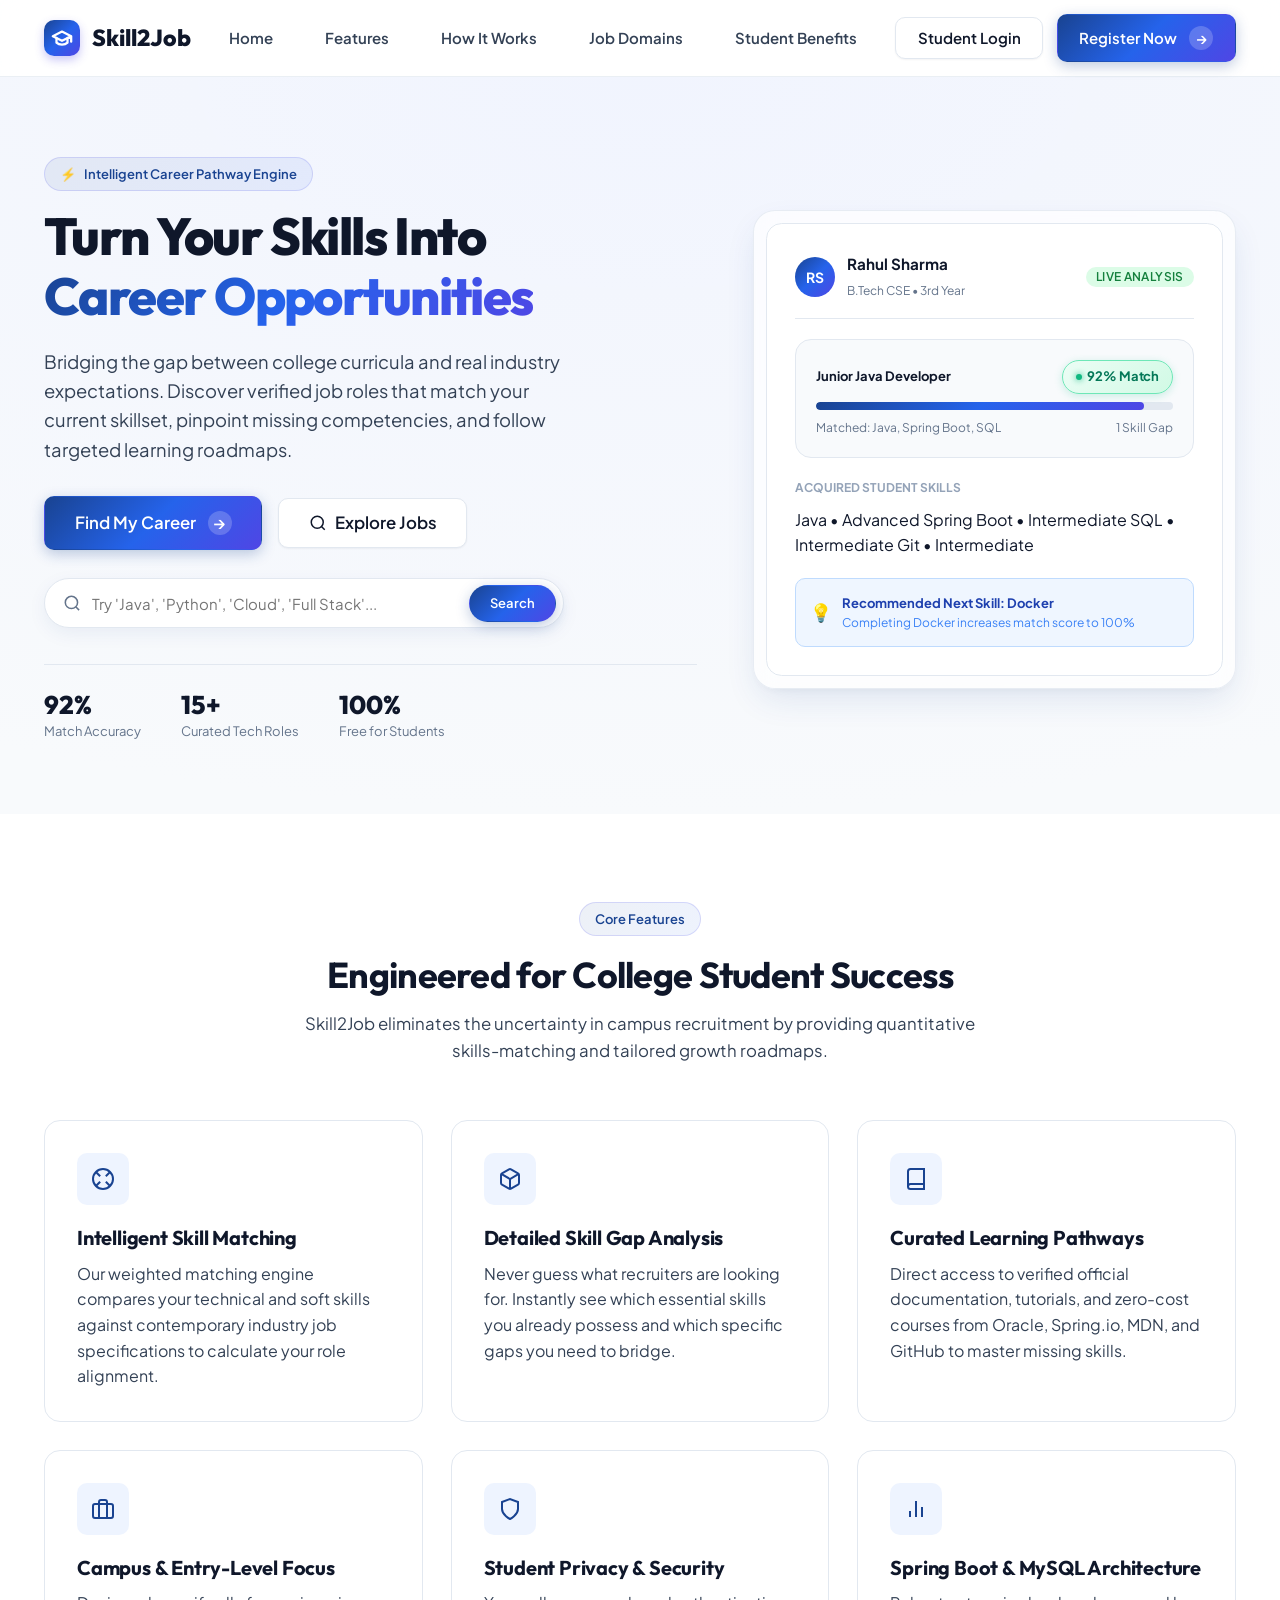
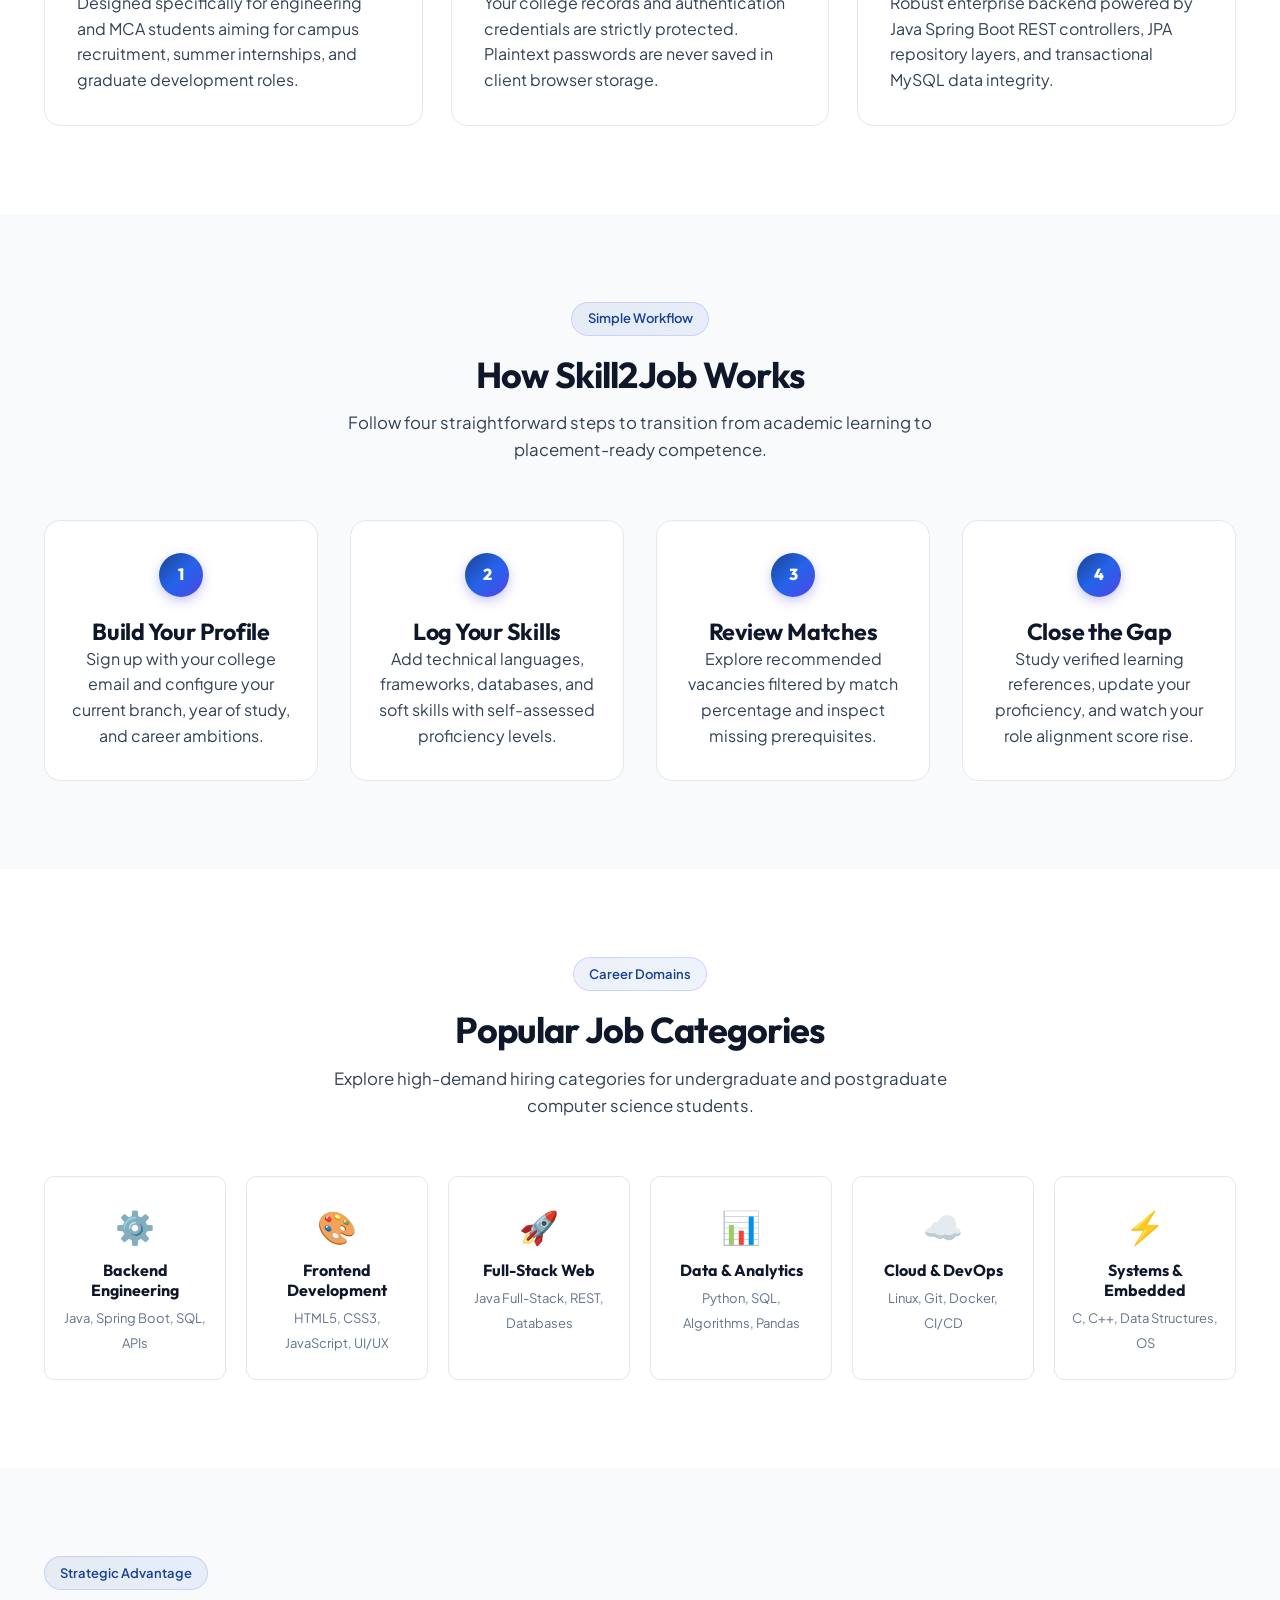
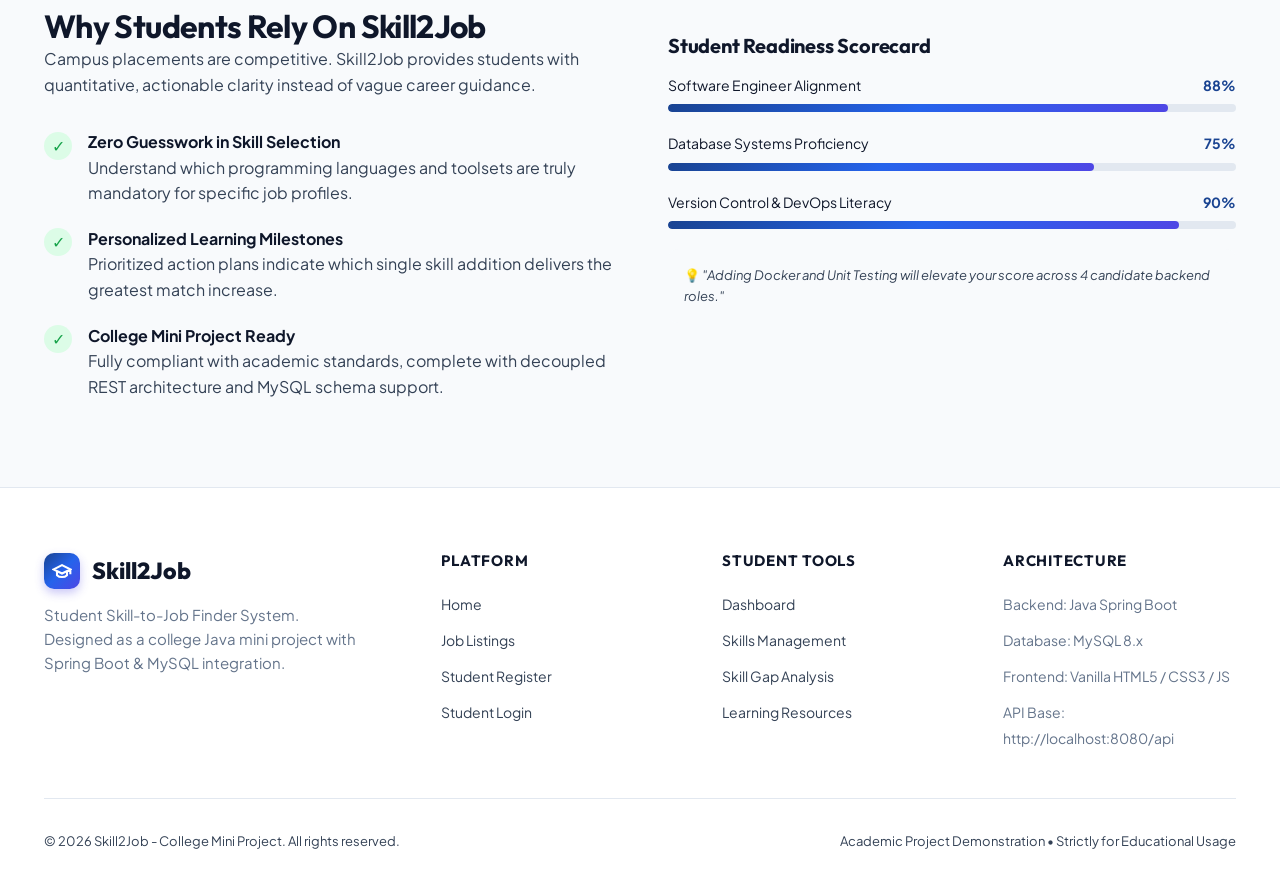
<file: frontend/index.html>
<!DOCTYPE html>
<html lang="en">
<head>
  <meta charset="UTF-8">
  <meta name="viewport" content="width=device-width, initial-scale=1.0">
  <title>Skill2Job - Turn Your Skills Into Career Opportunities</title>
  <meta name="description" content="AI-driven Student Skill-to-Job Finder System. Discover job roles matching your college skillset, analyze skill gaps, and access curated learning paths.">
  
  <!-- Stylesheets -->
  <link rel="stylesheet" href="css/style.css?v=3.2">
  <link rel="stylesheet" href="css/responsive.css?v=3.2">

  <style>
    /* Ensure mobile navigation drawer is strictly hidden on desktop */
    @media (min-width: 769px) {
      .mobile-nav {
        display: none !important;
      }
      .mobile-menu-btn {
        display: none !important;
      }
    }
  </style>
</head>
<body>

  <!-- Top Sticky Navigation -->
  <header class="site-header">
    <div class="container">
      <nav class="navbar" aria-label="Main Navigation">
        <a href="index.html" class="logo-brand">
          <div class="logo-icon">
            <svg width="22" height="22" viewBox="0 0 24 24" fill="none" stroke="currentColor" stroke-width="2.5" stroke-linecap="round" stroke-linejoin="round">
              <path d="M22 10v6M2 10l10-5 10 5-10 5z"/>
              <path d="M6 12v5c3 3 9 3 12 0v-5"/>
            </svg>
          </div>
          <span>Skill2Job</span>
        </a>

        <ul class="nav-links">
          <li><a href="#home" class="nav-link">Home</a></li>
          <li><a href="#features" class="nav-link">Features</a></li>
          <li><a href="#how-it-works" class="nav-link">How It Works</a></li>
          <li><a href="#categories" class="nav-link">Job Domains</a></li>
          <li><a href="#benefits" class="nav-link">Student Benefits</a></li>
        </ul>

        <div class="nav-actions">
          <a href="login.html" class="btn btn-secondary">Student Login</a>
          <a href="register.html" class="btn btn-primary">
            <span>Register Now</span>
            <span class="btn-trailing-icon">→</span>
          </a>
        </div>

        <!-- Mobile Menu Toggle Button -->
        <button id="mobile-menu-btn" class="mobile-menu-btn" aria-label="Toggle navigation menu" aria-expanded="false">
          <svg width="24" height="24" viewBox="0 0 24 24" fill="none" stroke="currentColor" stroke-width="2" stroke-linecap="round" stroke-linejoin="round">
            <line x1="3" y1="12" x2="21" y2="12"></line>
            <line x1="3" y1="6" x2="21" y2="6"></line>
            <line x1="3" y1="18" x2="21" y2="18"></line>
          </svg>
        </button>
      </nav>
    </div>

    <!-- Mobile Dropdown Navigation -->
    <div id="mobile-nav" class="mobile-nav">
      <ul class="mobile-nav-links">
        <li><a href="#home">Home</a></li>
        <li><a href="#features">Features</a></li>
        <li><a href="#how-it-works">How It Works</a></li>
        <li><a href="#categories">Job Domains</a></li>
        <li><a href="#benefits">Student Benefits</a></li>
      </ul>
      <div class="mobile-nav-actions">
        <a href="login.html" class="btn btn-secondary" style="width:100%;">Student Login</a>
        <a href="register.html" class="btn btn-primary" style="width:100%;">Register Free</a>
      </div>
    </div>
  </header>

  <!-- Hero Section -->
  <main id="home">
    <section class="hero-section">
      <div class="container">
        <div class="hero-grid">
          
          <!-- Hero Left Column -->
          <div class="hero-content">
            <div class="eyebrow-pill">
              <span>⚡</span>
              <span>Intelligent Career Pathway Engine</span>
            </div>

            <h1 class="hero-title">
              Turn Your Skills Into <br>
              <span class="gradient-text">Career Opportunities</span>
            </h1>

            <p class="hero-subtitle">
              Bridging the gap between college curricula and real industry expectations. Discover verified job roles that match your current skillset, pinpoint missing competencies, and follow targeted learning roadmaps.
            </p>

            <div class="hero-cta-group">
              <a href="register.html" class="btn btn-primary btn-lg pulse-glow">
                <span>Find My Career</span>
                <span class="btn-trailing-icon">→</span>
              </a>
              <a href="jobs.html" class="btn btn-secondary btn-lg">
                <svg width="18" height="18" viewBox="0 0 24 24" fill="none" stroke="currentColor" stroke-width="2">
                  <circle cx="11" cy="11" r="8"></circle>
                  <line x1="21" y1="21" x2="16.65" y2="16.65"></line>
                </svg>
                <span>Explore Jobs</span>
              </a>
            </div>

            <!-- 21st.dev Interactive Hero Search Explore Bar -->
            <form action="jobs.html" method="GET" class="hero-search-bar" role="search">
              <svg class="hero-search-bar-icon" viewBox="0 0 24 24" fill="none" stroke="currentColor" stroke-width="2">
                <circle cx="11" cy="11" r="8"></circle>
                <line x1="21" y1="21" x2="16.65" y2="16.65"></line>
              </svg>
              <input 
                type="text" 
                name="keyword" 
                placeholder="Try 'Java', 'Python', 'Cloud', 'Full Stack'..." 
                aria-label="Search job roles by skill"
              >
              <button type="submit" class="btn btn-primary btn-sm">
                <span>Search</span>
              </button>
            </form>

            <div class="hero-stats">
              <div class="hero-stat-item">
                <h4>92%</h4>
                <p>Match Accuracy</p>
              </div>
              <div class="hero-stat-item">
                <h4>15+</h4>
                <p>Curated Tech Roles</p>
              </div>
              <div class="hero-stat-item">
                <h4>100%</h4>
                <p>Free for Students</p>
              </div>
            </div>
          </div>

          <!-- Hero Right Column: Interactive Card Preview -->
          <div class="hero-visual">
            <div class="hero-preview-outer">
              <div class="hero-preview-inner">
                <div class="preview-header">
                  <div class="preview-student-chip">
                    <div class="avatar-initials">RS</div>
                    <div>
                      <strong style="display:block; font-size:0.95rem;">Rahul Sharma</strong>
                      <span style="font-size:0.75rem; color:var(--text-muted);">B.Tech CSE &bull; 3rd Year</span>
                    </div>
                  </div>
                  <span class="badge badge-success">Live Analysis</span>
                </div>

                <!-- Match Snapshot -->
                <div class="preview-match-card">
                  <div style="display:flex; justify-content:space-between; align-items:center;">
                    <span style="font-size:0.8125rem; font-weight:700; color:var(--text-primary);">Junior Java Developer</span>
                    <span class="match-badge match-high">92% Match</span>
                  </div>
                  <div class="match-bar-track">
                    <div class="match-bar-fill" style="width: 92%;"></div>
                  </div>
                  <div style="display:flex; justify-content:space-between; font-size:0.75rem; color:var(--text-muted);">
                    <span>Matched: Java, Spring Boot, SQL</span>
                    <span>1 Skill Gap</span>
                  </div>
                </div>

                <!-- Verified Skills Chips -->
                <div style="margin-top:1.25rem;">
                  <span style="display:block; font-size:0.75rem; text-transform:uppercase; font-weight:700; color:var(--text-light); margin-bottom:0.6rem;">Acquired Student Skills</span>
                  <div class="skill-tags-list">
                    <span class="skill-tag skill-tag-matched">Java &bull; Advanced</span>
                    <span class="skill-tag skill-tag-matched">Spring Boot &bull; Intermediate</span>
                    <span class="skill-tag skill-tag-matched">SQL &bull; Intermediate</span>
                    <span class="skill-tag skill-tag-matched">Git &bull; Intermediate</span>
                  </div>
                </div>

                <!-- Suggested Bridge Step -->
                <div style="margin-top:1.25rem; background:#eff6ff; border:1px solid #bfdbfe; border-radius:var(--radius-md); padding:0.85rem; font-size:0.8125rem; color:#1e40af; display:flex; align-items:center; gap:0.65rem;">
                  <span style="font-size:1.1rem;">💡</span>
                  <div>
                    <strong>Recommended Next Skill: Docker</strong>
                    <div style="font-size:0.75rem; color:#3b82f6;">Completing Docker increases match score to 100%</div>
                  </div>
                </div>

              </div>
            </div>
          </div>

        </div>
      </div>
    </section>

    <!-- Features Section -->
    <section id="features" class="section section-alt">
      <div class="container">
        <div class="section-header">
          <div class="eyebrow-pill">Core Features</div>
          <h2>Engineered for College Student Success</h2>
          <p>Skill2Job eliminates the uncertainty in campus recruitment by providing quantitative skills-matching and tailored growth roadmaps.</p>
        </div>

        <div class="features-grid">
          
          <div class="feature-card">
            <div class="feature-icon-wrapper">
              <svg width="24" height="24" viewBox="0 0 24 24" fill="none" stroke="currentColor" stroke-width="2">
                <circle cx="12" cy="12" r="10"></circle>
                <path d="m4.93 4.93 4.24 4.24"></path>
                <path d="m14.83 9.17 4.24-4.24"></path>
                <path d="m14.83 14.83 4.24 4.24"></path>
                <path d="m9.17 14.83-4.24 4.24"></path>
              </svg>
            </div>
            <h3>Intelligent Skill Matching</h3>
            <p>Our weighted matching engine compares your technical and soft skills against contemporary industry job specifications to calculate your role alignment.</p>
          </div>

          <div class="feature-card">
            <div class="feature-icon-wrapper">
              <svg width="24" height="24" viewBox="0 0 24 24" fill="none" stroke="currentColor" stroke-width="2">
                <path d="M21 16V8a2 2 0 0 0-1-1.73l-7-4a2 2 0 0 0-2 0l-7 4A2 2 0 0 0 3 8v8a2 2 0 0 0 1 1.73l7 4a2 2 0 0 0 2 0l7-4A2 2 0 0 0 21 16z"></path>
                <polyline points="3.27 6.96 12 12.01 20.73 6.96"></polyline>
                <line x1="12" y1="22.08" x2="12" y2="12"></line>
              </svg>
            </div>
            <h3>Detailed Skill Gap Analysis</h3>
            <p>Never guess what recruiters are looking for. Instantly see which essential skills you already possess and which specific gaps you need to bridge.</p>
          </div>

          <div class="feature-card">
            <div class="feature-icon-wrapper">
              <svg width="24" height="24" viewBox="0 0 24 24" fill="none" stroke="currentColor" stroke-width="2">
                <path d="M4 19.5A2.5 2.5 0 0 1 6.5 17H20"></path>
                <path d="M6.5 2H20v20H6.5A2.5 2.5 0 0 1 4 19.5v-15A2.5 2.5 0 0 1 6.5 2z"></path>
              </svg>
            </div>
            <h3>Curated Learning Pathways</h3>
            <p>Direct access to verified official documentation, tutorials, and zero-cost courses from Oracle, Spring.io, MDN, and GitHub to master missing skills.</p>
          </div>

          <div class="feature-card">
            <div class="feature-icon-wrapper">
              <svg width="24" height="24" viewBox="0 0 24 24" fill="none" stroke="currentColor" stroke-width="2">
                <rect x="2" y="7" width="20" height="14" rx="2" ry="2"></rect>
                <path d="M16 21V5a2 2 0 0 0-2-2h-4a2 2 0 0 0-2 2v16"></path>
              </svg>
            </div>
            <h3>Campus & Entry-Level Focus</h3>
            <p>Designed specifically for engineering and MCA students aiming for campus recruitment, summer internships, and graduate development roles.</p>
          </div>

          <div class="feature-card">
            <div class="feature-icon-wrapper">
              <svg width="24" height="24" viewBox="0 0 24 24" fill="none" stroke="currentColor" stroke-width="2">
                <path d="M12 22s8-4 8-10V5l-8-3-8 3v7c0 6 8 10 8 10z"></path>
              </svg>
            </div>
            <h3>Student Privacy & Security</h3>
            <p>Your college records and authentication credentials are strictly protected. Plaintext passwords are never saved in client browser storage.</p>
          </div>

          <div class="feature-card">
            <div class="feature-icon-wrapper">
              <svg width="24" height="24" viewBox="0 0 24 24" fill="none" stroke="currentColor" stroke-width="2">
                <line x1="18" y1="20" x2="18" y2="10"></line>
                <line x1="12" y1="20" x2="12" y2="4"></line>
                <line x1="6" y1="20" x2="6" y2="14"></line>
              </svg>
            </div>
            <h3>Spring Boot & MySQL Architecture</h3>
            <p>Robust enterprise backend powered by Java Spring Boot REST controllers, JPA repository layers, and transactional MySQL data integrity.</p>
          </div>

        </div>
      </div>
    </section>

    <!-- How It Works Section -->
    <section id="how-it-works" class="section">
      <div class="container">
        <div class="section-header">
          <div class="eyebrow-pill">Simple Workflow</div>
          <h2>How Skill2Job Works</h2>
          <p>Follow four straightforward steps to transition from academic learning to placement-ready competence.</p>
        </div>

        <div class="steps-grid">
          
          <div class="step-card">
            <div class="step-number">1</div>
            <h3>Build Your Profile</h3>
            <p>Sign up with your college email and configure your current branch, year of study, and career ambitions.</p>
          </div>

          <div class="step-card">
            <div class="step-number">2</div>
            <h3>Log Your Skills</h3>
            <p>Add technical languages, frameworks, databases, and soft skills with self-assessed proficiency levels.</p>
          </div>

          <div class="step-card">
            <div class="step-number">3</div>
            <h3>Review Matches</h3>
            <p>Explore recommended vacancies filtered by match percentage and inspect missing prerequisites.</p>
          </div>

          <div class="step-card">
            <div class="step-number">4</div>
            <h3>Close the Gap</h3>
            <p>Study verified learning references, update your proficiency, and watch your role alignment score rise.</p>
          </div>

        </div>
      </div>
    </section>

    <!-- Popular Job Categories Section -->
    <section id="categories" class="section section-alt">
      <div class="container">
        <div class="section-header">
          <div class="eyebrow-pill">Career Domains</div>
          <h2>Popular Job Categories</h2>
          <p>Explore high-demand hiring categories for undergraduate and postgraduate computer science students.</p>
        </div>

        <div class="categories-grid">
          
          <a href="jobs.html?cat=Backend" class="category-card">
            <div class="cat-icon">⚙️</div>
            <h4>Backend Engineering</h4>
            <span>Java, Spring Boot, SQL, APIs</span>
          </a>

          <a href="jobs.html?cat=Frontend" class="category-card">
            <div class="cat-icon">🎨</div>
            <h4>Frontend Development</h4>
            <span>HTML5, CSS3, JavaScript, UI/UX</span>
          </a>

          <a href="jobs.html?cat=Full+Stack" class="category-card">
            <div class="cat-icon">🚀</div>
            <h4>Full-Stack Web</h4>
            <span>Java Full-Stack, REST, Databases</span>
          </a>

          <a href="jobs.html?cat=Data+Science" class="category-card">
            <div class="cat-icon">📊</div>
            <h4>Data & Analytics</h4>
            <span>Python, SQL, Algorithms, Pandas</span>
          </a>

          <a href="jobs.html?cat=DevOps" class="category-card">
            <div class="cat-icon">☁️</div>
            <h4>Cloud & DevOps</h4>
            <span>Linux, Git, Docker, CI/CD</span>
          </a>

          <a href="jobs.html?cat=Systems" class="category-card">
            <div class="cat-icon">⚡</div>
            <h4>Systems & Embedded</h4>
            <span>C, C++, Data Structures, OS</span>
          </a>

        </div>
      </div>
    </section>

    <!-- Benefits for Students Section -->
    <section id="benefits" class="section">
      <div class="container">
        <div class="benefits-split">
          
          <div>
            <div class="eyebrow-pill">Strategic Advantage</div>
            <h2>Why Students Rely On Skill2Job</h2>
            <p style="margin-bottom:2rem;">Campus placements are competitive. Skill2Job provides students with quantitative, actionable clarity instead of vague career guidance.</p>

            <ul class="benefit-list">
              <li class="benefit-item">
                <div class="benefit-check">✓</div>
                <div>
                  <strong>Zero Guesswork in Skill Selection</strong>
                  <p>Understand which programming languages and toolsets are truly mandatory for specific job profiles.</p>
                </div>
              </li>
              <li class="benefit-item">
                <div class="benefit-check">✓</div>
                <div>
                  <strong>Personalized Learning Milestones</strong>
                  <p>Prioritized action plans indicate which single skill addition delivers the greatest match increase.</p>
                </div>
              </li>
              <li class="benefit-item">
                <div class="benefit-check">✓</div>
                <div>
                  <strong>College Mini Project Ready</strong>
                  <p>Fully compliant with academic standards, complete with decoupled REST architecture and MySQL schema support.</p>
                </div>
              </li>
            </ul>
          </div>

          <!-- Visual Demonstration Card -->
          <div>
            <div class="card-bezel-outer">
              <div class="card-bezel-inner">
                <h3 style="margin-bottom:1rem; font-size:1.25rem;">Student Readiness Scorecard</h3>
                
                <div style="margin-bottom:1.25rem;">
                  <div style="display:flex; justify-content:space-between; font-size:0.875rem; margin-bottom:0.35rem;">
                    <span>Software Engineer Alignment</span>
                    <strong style="color:var(--primary);">88%</strong>
                  </div>
                  <div class="match-bar-track"><div class="match-bar-fill" style="width:88%;"></div></div>
                </div>

                <div style="margin-bottom:1.25rem;">
                  <div style="display:flex; justify-content:space-between; font-size:0.875rem; margin-bottom:0.35rem;">
                    <span>Database Systems Proficiency</span>
                    <strong style="color:var(--primary);">75%</strong>
                  </div>
                  <div class="match-bar-track"><div class="match-bar-fill" style="width:75%;"></div></div>
                </div>

                <div style="margin-bottom:1.25rem;">
                  <div style="display:flex; justify-content:space-between; font-size:0.875rem; margin-bottom:0.35rem;">
                    <span>Version Control & DevOps Literacy</span>
                    <strong style="color:var(--primary);">90%</strong>
                  </div>
                  <div class="match-bar-track"><div class="match-bar-fill" style="width:90%;"></div></div>
                </div>

                <div style="padding:1rem; background:var(--bg-main); border-radius:var(--radius-md); font-size:0.8125rem; color:var(--text-secondary);">
                  💡 <em>"Adding Docker and Unit Testing will elevate your score across 4 candidate backend roles."</em>
                </div>
              </div>
            </div>
          </div>

        </div>
      </div>
    </section>
  </main>

  <!-- Site Footer -->
  <footer class="site-footer">
    <div class="container">
      <div class="footer-grid">
        
        <div class="footer-brand">
          <a href="index.html" class="logo-brand">
            <div class="logo-icon">
              <svg width="20" height="20" viewBox="0 0 24 24" fill="none" stroke="currentColor" stroke-width="2.5">
                <path d="M22 10v6M2 10l10-5 10 5-10 5z"/>
                <path d="M6 12v5c3 3 9 3 12 0v-5"/>
              </svg>
            </div>
            <span>Skill2Job</span>
          </a>
          <p>Student Skill-to-Job Finder System. Designed as a college Java mini project with Spring Boot & MySQL integration.</p>
        </div>

        <div class="footer-col">
          <h5>Platform</h5>
          <ul class="footer-links">
            <li><a href="index.html">Home</a></li>
            <li><a href="jobs.html">Job Listings</a></li>
            <li><a href="register.html">Student Register</a></li>
            <li><a href="login.html">Student Login</a></li>
          </ul>
        </div>

        <div class="footer-col">
          <h5>Student Tools</h5>
          <ul class="footer-links">
            <li><a href="dashboard.html">Dashboard</a></li>
            <li><a href="skills.html">Skills Management</a></li>
            <li><a href="skill-gap.html">Skill Gap Analysis</a></li>
            <li><a href="learning-resources.html">Learning Resources</a></li>
          </ul>
        </div>

        <div class="footer-col">
          <h5>Architecture</h5>
          <ul class="footer-links">
            <li><span style="color:var(--text-muted); font-size:0.875rem;">Backend: Java Spring Boot</span></li>
            <li><span style="color:var(--text-muted); font-size:0.875rem;">Database: MySQL 8.x</span></li>
            <li><span style="color:var(--text-muted); font-size:0.875rem;">Frontend: Vanilla HTML5 / CSS3 / JS</span></li>
            <li><span style="color:var(--text-muted); font-size:0.875rem;">API Base: http://localhost:8080/api</span></li>
          </ul>
        </div>

      </div>

      <div class="footer-bottom">
        <p>&copy; 2026 Skill2Job - College Mini Project. All rights reserved.</p>
        <p>Academic Project Demonstration &bull; Strictly for Educational Usage</p>
      </div>
    </div>
  </footer>

  <!-- Scripts -->
  <script src="js/config.js?v=3.2"></script>
  <script src="js/auth.js?v=3.2"></script>
  <script src="js/main.js?v=3.2"></script>
</body>
</html>
</file>
<file: frontend/css/style.css>
/* ==========================================================================
   Skill2Job - Core Design System & Landing Page Styles
   Clean SaaS Architecture: White/Light-Gray Backgrounds + Blue/Purple Accents
   ========================================================================== */

@import url('https://fonts.googleapis.com/css2?family=Plus+Jakarta+Sans:wght@300;400;500;600;700;800&family=Outfit:wght@400;500;600;700&display=swap');

:root {
  /* 21st.dev Harbor Blue + Vibrant SaaS Palette */
  --bg-main: #f8fafc;
  --bg-surface: #ffffff;
  --bg-subtle: #f1f5f9;
  --bg-muted: #e2e8f0;

  /* Primary & Accent Branding */
  --primary: #194391;
  --primary-hover: #123473;
  --primary-light: #eef4ff;
  --accent-blue: #2563eb;
  --accent-indigo: #4f46e5;
  --accent-purple: #7c3aed;
  --accent-emerald: #059669;
  --accent-teal: #0d9488;
  --accent-amber: #d97706;
  --accent-rose: #e11d48;

  /* Vibrant Gradients */
  --accent-gradient: linear-gradient(135deg, #194391 0%, #2563eb 50%, #4f46e5 100%);
  --accent-gradient-purple: linear-gradient(135deg, #4f46e5 0%, #7c3aed 50%, #ec4899 100%);
  --accent-gradient-emerald: linear-gradient(135deg, #059669 0%, #10b981 50%, #14b8a6 100%);
  --accent-gradient-amber: linear-gradient(135deg, #d97706 0%, #f59e0b 50%, #fbbf24 100%);
  --accent-gradient-soft: linear-gradient(135deg, rgba(25, 67, 145, 0.08) 0%, rgba(37, 99, 235, 0.08) 100%);
  --glass-bg: rgba(255, 255, 255, 0.85);

  /* Text Colors */
  --text-primary: #0f172a;
  --text-secondary: #334155;
  --text-muted: #64748b;
  --text-light: #94a3b8;
  --text-white: #ffffff;

  /* Borders & Shadows */
  --border-color: #e2e8f0;
  --border-subtle: #edf2f7;
  --border-focus: #2563eb;
  --shadow-xs: 0 1px 2px 0 rgba(15, 23, 42, 0.05);
  --shadow-sm: 0 1px 3px 0 rgba(15, 23, 42, 0.06), 0 1px 2px -1px rgba(15, 23, 42, 0.04);
  --shadow-md: 0 4px 14px -2px rgba(15, 23, 42, 0.08), 0 2px 6px -2px rgba(15, 23, 42, 0.04);
  --shadow-lg: 0 14px 34px -6px rgba(25, 67, 145, 0.12), 0 4px 12px -4px rgba(15, 23, 42, 0.05);
  --shadow-xl: 0 20px 40px -8px rgba(37, 99, 235, 0.2);
  --shadow-glow: 0 0 25px rgba(37, 99, 235, 0.25);
  --shadow-glow-emerald: 0 0 20px rgba(16, 185, 129, 0.25);

  /* Radius */
  --radius-sm: 6px;
  --radius-md: 10px;
  --radius-lg: 16px;
  --radius-xl: 22px;
  --radius-full: 9999px;

  /* Typography */
  --font-sans: 'Plus Jakarta Sans', -apple-system, BlinkMacSystemFont, "Segoe UI", Roboto, sans-serif;
  --font-heading: 'Outfit', 'Plus Jakarta Sans', sans-serif;

  /* Transitions & Animation Timing */
  --transition: all 0.22s cubic-bezier(0.16, 1, 0.3, 1);
  --transition-spring: all 0.35s cubic-bezier(0.34, 1.56, 0.64, 1);
}

/* Base Reset & Box Sizing */
*, *::before, *::after {
  box-sizing: border-box;
  margin: 0;
  padding: 0;
}

html {
  font-size: 16px;
  scroll-behavior: smooth;
}

body {
  font-family: var(--font-sans);
  background-color: var(--bg-main);
  color: var(--text-primary);
  line-height: 1.6;
  -webkit-font-smoothing: antialiased;
  -moz-osx-font-smoothing: grayscale;
  min-height: 100vh;
  display: flex;
  flex-direction: column;
}

a {
  color: var(--primary);
  text-decoration: none;
  transition: var(--transition);
}

a:hover {
  color: var(--primary-hover);
}

img, svg {
  vertical-align: middle;
}

/* Typography Hierarchy */
h1, h2, h3, h4, h5, h6 {
  font-family: var(--font-heading);
  color: var(--text-primary);
  font-weight: 700;
  line-height: 1.25;
}

h1 { font-size: 2.75rem; letter-spacing: -0.03em; }
h2 { font-size: 2rem; letter-spacing: -0.02em; }
h3 { font-size: 1.45rem; letter-spacing: -0.01em; }
h4 { font-size: 1.15rem; }

p {
  color: var(--text-secondary);
}

/* Container */
.container {
  width: 100%;
  max-width: 1240px;
  margin: 0 auto;
  padding: 0 1.5rem;
}

/* ==========================================================================
   Buttons & Interactive Elements (with Tactile Click Animation)
   ========================================================================== */
.btn {
  display: inline-flex;
  align-items: center;
  justify-content: center;
  gap: 0.5rem;
  font-family: var(--font-sans);
  font-size: 0.9375rem;
  font-weight: 600;
  padding: 0.6875rem 1.35rem;
  border-radius: var(--radius-md);
  border: 1px solid transparent;
  cursor: pointer;
  transition: var(--transition-spring);
  text-decoration: none;
  line-height: 1.2;
  position: relative;
  overflow: hidden;
  user-select: none;
  -webkit-tap-highlight-color: transparent;
}

/* Button Click Animation (Spring bounce & Scale) */
.btn:active {
  transform: scale(0.95) !important;
  box-shadow: 0 2px 6px rgba(0, 0, 0, 0.1) !important;
}

.btn:focus-visible {
  outline: 2px solid var(--border-focus);
  outline-offset: 2px;
}

/* Dynamic Click Ripple */
.click-ripple {
  position: absolute;
  border-radius: 50%;
  background: rgba(255, 255, 255, 0.45);
  transform: scale(0);
  animation: rippleAnim 0.55s cubic-bezier(0.16, 1, 0.3, 1) forwards;
  pointer-events: none;
}

.btn-secondary .click-ripple, 
.sidebar-link .click-ripple, 
.category-card .click-ripple {
  background: rgba(25, 67, 145, 0.18);
}

@keyframes rippleAnim {
  to {
    transform: scale(2.6);
    opacity: 0;
  }
}

.btn-primary {
  background: var(--accent-gradient);
  color: var(--text-white);
  box-shadow: 0 4px 14px rgba(25, 67, 145, 0.28);
}

.btn-primary:hover {
  color: var(--text-white);
  box-shadow: 0 8px 24px rgba(37, 99, 235, 0.4);
  transform: translateY(-2px);
}

.btn-emerald {
  background: var(--accent-gradient-emerald);
  color: #ffffff;
  box-shadow: 0 4px 14px rgba(5, 150, 105, 0.3);
}

.btn-emerald:hover {
  color: #ffffff;
  box-shadow: 0 8px 22px rgba(16, 185, 129, 0.42);
  transform: translateY(-2px);
}

.btn-purple {
  background: var(--accent-gradient-purple);
  color: #ffffff;
  box-shadow: 0 4px 14px rgba(124, 58, 237, 0.3);
}

.btn-purple:hover {
  color: #ffffff;
  box-shadow: 0 8px 22px rgba(124, 58, 237, 0.42);
  transform: translateY(-2px);
}

.btn-secondary {
  background: var(--bg-surface);
  color: var(--text-primary);
  border-color: var(--border-color);
  box-shadow: var(--shadow-xs);
}

.btn-secondary:hover {
  background: var(--bg-subtle);
  border-color: #cbd5e1;
  color: var(--primary);
  transform: translateY(-1px);
  box-shadow: var(--shadow-sm);
}

.btn-outline {
  background: transparent;
  color: var(--primary);
  border-color: var(--primary);
}

.btn-outline:hover {
  background: var(--primary-light);
  transform: translateY(-1px);
}

.btn-sm {
  font-size: 0.8125rem;
  padding: 0.45rem 0.875rem;
  border-radius: var(--radius-sm);
}

.btn-lg {
  font-size: 1.05rem;
  padding: 0.875rem 1.85rem;
  border-radius: var(--radius-md);
}

.btn-icon {
  width: 2.5rem;
  height: 2.5rem;
  padding: 0;
  border-radius: var(--radius-md);
}

/* Subtle Pulse Glow for Key Primary CTAs */
.pulse-glow {
  animation: pulseButton 2.4s infinite;
}

@keyframes pulseButton {
  0% { box-shadow: 0 0 0 0 rgba(37, 99, 235, 0.45); }
  70% { box-shadow: 0 0 0 10px rgba(37, 99, 235, 0); }
  100% { box-shadow: 0 0 0 0 rgba(37, 99, 235, 0); }
}

.btn[disabled], .btn:disabled {
  opacity: 0.6;
  cursor: not-allowed;
  pointer-events: none;
}

/* Spinner inside button */
.btn .spinner {
  width: 1.1rem;
  height: 1.1rem;
  border: 2px solid rgba(255, 255, 255, 0.3);
  border-radius: 50%;
  border-top-color: #fff;
  animation: spin 0.75s infinite linear;
}

@keyframes spin {
  to { transform: rotate(360deg); }
}

/* Trailing circle icon on button */
.btn-trailing-icon {
  display: inline-flex;
  align-items: center;
  justify-content: center;
  width: 1.5rem;
  height: 1.5rem;
  background: rgba(255, 255, 255, 0.2);
  border-radius: 50%;
  margin-left: 0.25rem;
  transition: transform 0.2s ease;
}

.btn:hover .btn-trailing-icon {
  transform: translateX(2px);
}

/* ==========================================================================
   Badges, Pills & Indicators
   ========================================================================== */
.badge {
  display: inline-flex;
  align-items: center;
  gap: 0.35rem;
  font-size: 0.75rem;
  font-weight: 600;
  padding: 0.25rem 0.65rem;
  border-radius: var(--radius-full);
  line-height: 1;
  text-transform: uppercase;
  letter-spacing: 0.03em;
}

.badge-primary { background: #eef2ff; color: #4338ca; }
.badge-blue { background: #dbeafe; color: #1d4ed8; }
.badge-purple { background: #f3e8ff; color: #7e22ce; }
.badge-success { background: #dcfce7; color: #15803d; }
.badge-warning { background: #fef3c7; color: #b45309; }
.badge-danger { background: #fee2e2; color: #b91c1c; }
.badge-neutral { background: #f1f5f9; color: #475569; }

/* Eyebrow Pill */
.eyebrow-pill {
  display: inline-flex;
  align-items: center;
  gap: 0.5rem;
  font-size: 0.8125rem;
  font-weight: 600;
  color: var(--primary);
  background: var(--accent-gradient-soft);
  border: 1px solid rgba(99, 102, 241, 0.2);
  padding: 0.35rem 0.95rem;
  border-radius: var(--radius-full);
  margin-bottom: 1rem;
}

/* Match Percentage Badges (Vibrant & Animated) */
.match-badge {
  display: inline-flex;
  align-items: center;
  gap: 0.35rem;
  font-weight: 700;
  font-size: 0.8125rem;
  padding: 0.35rem 0.8rem;
  border-radius: var(--radius-full);
  letter-spacing: -0.01em;
  transition: var(--transition-spring);
}

.match-high {
  background: linear-gradient(135deg, #ecfdf5 0%, #d1fae5 100%);
  color: #047857;
  border: 1px solid #6ee7b7;
  box-shadow: 0 2px 8px rgba(16, 185, 129, 0.2);
}

.match-high::before {
  content: '';
  width: 6px;
  height: 6px;
  border-radius: 50%;
  background: #10b981;
  box-shadow: 0 0 6px #10b981;
  display: inline-block;
  animation: pulseDot 2s infinite;
}

.match-mid {
  background: linear-gradient(135deg, #fffbeb 0%, #fef3c7 100%);
  color: #b45309;
  border: 1px solid #fcd34d;
  box-shadow: 0 2px 8px rgba(245, 158, 11, 0.15);
}

.match-low {
  background: #f1f5f9;
  color: #64748b;
  border: 1px solid #e2e8f0;
}

@keyframes pulseDot {
  0%, 100% { opacity: 1; transform: scale(1); }
  50% { opacity: 0.4; transform: scale(0.8); }
}

/* ==========================================================================
   Form Controls & Input Groups
   ========================================================================== */
.form-group {
  margin-bottom: 1.25rem;
  text-align: left;
}

.form-label {
  display: block;
  font-size: 0.875rem;
  font-weight: 600;
  color: var(--text-primary);
  margin-bottom: 0.4rem;
}

.form-label .required {
  color: #ef4444;
  margin-left: 2px;
}

.form-control {
  width: 100%;
  font-family: var(--font-sans);
  font-size: 0.9375rem;
  color: var(--text-primary);
  background-color: var(--bg-surface);
  border: 1px solid var(--border-color);
  border-radius: var(--radius-md);
  padding: 0.72rem 1rem;
  transition: var(--transition-spring);
  outline: none;
}

.form-control:hover {
  border-color: #cbd5e1;
}

.form-control:focus {
  border-color: var(--border-focus);
  box-shadow: 0 0 0 4px rgba(37, 99, 235, 0.14);
  background-color: #ffffff;
}

.form-control::placeholder {
  color: var(--text-light);
}

.form-control.is-invalid {
  border-color: #ef4444;
  background-color: #fef2f2;
}

.form-error-msg {
  display: block;
  font-size: 0.8125rem;
  color: #dc2626;
  margin-top: 0.35rem;
}

.form-hint {
  display: block;
  font-size: 0.8125rem;
  color: var(--text-muted);
  margin-top: 0.35rem;
}

.form-row {
  display: grid;
  grid-template-columns: repeat(auto-fit, minmax(240px, 1fr));
  gap: 1rem;
}

/* Input with icon or toggler */
.input-with-action {
  position: relative;
  display: flex;
  align-items: center;
}

.input-with-action .form-control {
  padding-right: 2.75rem;
}

.input-action-btn {
  position: absolute;
  right: 0.65rem;
  background: none;
  border: none;
  color: var(--text-muted);
  cursor: pointer;
  padding: 0.35rem;
  display: flex;
  align-items: center;
  justify-content: center;
  transition: var(--transition);
}

.input-action-btn:hover {
  color: var(--text-primary);
}

/* ==========================================================================
   Landing Page: Navbar & Header
   ========================================================================== */
.site-header {
  position: sticky;
  top: 0;
  z-index: 100;
  background: rgba(255, 255, 255, 0.88);
  backdrop-filter: blur(12px);
  -webkit-backdrop-filter: blur(12px);
  border-bottom: 1px solid rgba(226, 232, 240, 0.7);
}

.navbar {
  display: flex;
  align-items: center;
  justify-content: space-between;
  height: 4.75rem;
  gap: 1.5rem;
}

.logo-brand {
  display: inline-flex;
  align-items: center;
  gap: 0.75rem;
  font-family: var(--font-heading);
  font-size: 1.45rem;
  font-weight: 800;
  color: var(--text-primary);
  text-decoration: none;
  flex-shrink: 0;
}

.logo-icon {
  width: 2.25rem;
  height: 2.25rem;
  background: var(--accent-gradient);
  border-radius: var(--radius-md);
  display: flex;
  align-items: center;
  justify-content: center;
  color: #ffffff;
  box-shadow: 0 4px 10px rgba(79, 70, 229, 0.3);
}

.nav-links {
  display: flex;
  align-items: center;
  justify-content: center;
  gap: 1.75rem;
  list-style: none;
  margin: 0;
  padding: 0;
}

.nav-link {
  font-size: 0.9375rem;
  font-weight: 600;
  color: var(--text-secondary);
  padding: 0.45rem 0.75rem;
  border-radius: var(--radius-md);
  transition: var(--transition);
  text-decoration: none;
  white-space: nowrap;
}

.nav-link:hover {
  color: var(--primary);
  background: var(--primary-light);
}

.nav-actions {
  display: flex;
  align-items: center;
  gap: 0.85rem;
  flex-shrink: 0;
}

.mobile-menu-btn {
  display: none;
  background: none;
  border: none;
  color: var(--text-primary);
  cursor: pointer;
  padding: 0.5rem;
  border-radius: var(--radius-sm);
}

.mobile-menu-btn:hover {
  background: var(--bg-subtle);
}

/* Explicitly hide mobile navigation on desktop view */
.mobile-nav {
  display: none;
}

/* ==========================================================================
   Hero Section
   ========================================================================== */
.hero-section {
  position: relative;
  padding: 5rem 0 4.5rem;
  overflow: hidden;
  background: radial-gradient(120% 100% at 50% 0%, rgba(238, 242, 255, 0.7) 0%, rgba(248, 250, 252, 0) 100%);
}

.hero-grid {
  display: grid;
  grid-template-columns: 1.15fr 0.85fr;
  align-items: center;
  gap: 3.5rem;
}

.hero-title {
  font-size: 3.25rem;
  font-weight: 800;
  line-height: 1.15;
  margin-bottom: 1.25rem;
  color: var(--text-primary);
}

.hero-title .gradient-text {
  background: var(--accent-gradient);
  -webkit-background-clip: text;
  -webkit-text-fill-color: transparent;
}

.hero-subtitle {
  font-size: 1.15rem;
  line-height: 1.6;
  color: var(--text-secondary);
  margin-bottom: 2rem;
  max-width: 540px;
}

.hero-cta-group {
  display: flex;
  align-items: center;
  gap: 1rem;
  margin-bottom: 1.75rem;
}

/* 21st.dev Hero Search & Role Jump Bar */
.hero-search-bar {
  display: flex;
  align-items: center;
  background: #ffffff;
  border: 1px solid var(--border-color);
  padding: 0.35rem 0.45rem 0.35rem 1.15rem;
  border-radius: var(--radius-full);
  box-shadow: 0 6px 20px -2px rgba(25, 67, 145, 0.08);
  margin-bottom: 2.25rem;
  max-width: 520px;
  transition: var(--transition-spring);
}

.hero-search-bar:focus-within {
  border-color: var(--border-focus);
  box-shadow: 0 10px 30px -4px rgba(37, 99, 235, 0.22);
}

.hero-search-bar-icon {
  width: 1.15rem;
  height: 1.15rem;
  color: var(--text-muted);
  margin-right: 0.65rem;
  flex-shrink: 0;
}

.hero-search-bar input {
  flex: 1;
  border: none;
  outline: none;
  font-family: var(--font-sans);
  font-size: 0.9375rem;
  color: var(--text-primary);
  background: transparent;
}

.hero-search-bar button {
  padding: 0.6rem 1.25rem;
  border-radius: var(--radius-full);
}

.hero-stats {
  display: flex;
  align-items: center;
  gap: 2.5rem;
  padding-top: 1.5rem;
  border-top: 1px solid var(--border-color);
}

.hero-stat-item h4 {
  font-size: 1.6rem;
  font-weight: 800;
  color: var(--text-primary);
}

.hero-stat-item p {
  font-size: 0.8125rem;
  color: var(--text-muted);
}

/* Hero Interactive Card Preview (Double Bezel) */
.hero-preview-outer {
  background: rgba(255, 255, 255, 0.7);
  border: 1px solid rgba(226, 232, 240, 0.8);
  padding: 0.75rem;
  border-radius: var(--radius-xl);
  box-shadow: var(--shadow-lg);
  backdrop-filter: blur(10px);
}

.hero-preview-inner {
  background: var(--bg-surface);
  border-radius: calc(var(--radius-xl) - 0.4rem);
  padding: 1.75rem;
  border: 1px solid var(--border-color);
}

.preview-header {
  display: flex;
  align-items: center;
  justify-content: space-between;
  margin-bottom: 1.25rem;
  padding-bottom: 1rem;
  border-bottom: 1px solid var(--border-color);
}

.preview-student-chip {
  display: flex;
  align-items: center;
  gap: 0.75rem;
}

.avatar-initials {
  width: 2.5rem;
  height: 2.5rem;
  background: var(--accent-gradient);
  color: #fff;
  font-weight: 700;
  border-radius: 50%;
  display: flex;
  align-items: center;
  justify-content: center;
  font-size: 0.875rem;
}

.preview-match-card {
  background: var(--bg-main);
  border: 1px solid var(--border-color);
  border-radius: var(--radius-lg);
  padding: 1.25rem;
  margin-bottom: 1rem;
}

.match-bar-track {
  width: 100%;
  height: 8px;
  background: #e2e8f0;
  border-radius: var(--radius-full);
  overflow: hidden;
  margin: 0.5rem 0;
}

.match-bar-fill {
  height: 100%;
  background: var(--accent-gradient);
  border-radius: var(--radius-full);
  transition: width 1s ease-in-out;
}

/* ==========================================================================
   Section Layouts
   ========================================================================== */
.section {
  padding: 5.5rem 0;
}

.section-alt {
  background-color: #ffffff;
}

.section-header {
  text-align: center;
  max-width: 680px;
  margin: 0 auto 3.5rem;
}

.section-header h2 {
  font-size: 2.25rem;
  margin-bottom: 0.85rem;
}

.section-header p {
  font-size: 1.05rem;
  color: var(--text-secondary);
}

/* Features Grid */
.features-grid {
  display: grid;
  grid-template-columns: repeat(auto-fit, minmax(290px, 1fr));
  gap: 1.75rem;
}

.feature-card {
  background: var(--bg-surface);
  border: 1px solid var(--border-color);
  border-radius: var(--radius-lg);
  padding: 2rem;
  transition: var(--transition);
  position: relative;
}

.feature-card:hover {
  transform: translateY(-4px);
  box-shadow: var(--shadow-lg);
  border-color: #cbd5e1;
}

.feature-icon-wrapper {
  width: 3.25rem;
  height: 3.25rem;
  border-radius: var(--radius-md);
  background: var(--primary-light);
  color: var(--primary);
  display: flex;
  align-items: center;
  justify-content: center;
  margin-bottom: 1.25rem;
}

.feature-card h3 {
  font-size: 1.25rem;
  margin-bottom: 0.65rem;
}

/* How It Works Steps */
.steps-grid {
  display: grid;
  grid-template-columns: repeat(auto-fit, minmax(240px, 1fr));
  gap: 2rem;
  position: relative;
}

.step-card {
  background: var(--bg-surface);
  border: 1px solid var(--border-color);
  border-radius: var(--radius-lg);
  padding: 2rem 1.5rem;
  text-align: center;
  position: relative;
}

.step-number {
  width: 2.75rem;
  height: 2.75rem;
  border-radius: 50%;
  background: var(--accent-gradient);
  color: #fff;
  font-family: var(--font-heading);
  font-weight: 800;
  display: flex;
  align-items: center;
  justify-content: center;
  margin: 0 auto 1.25rem;
  box-shadow: 0 4px 12px rgba(79, 70, 229, 0.3);
}

/* Categories Grid */
.categories-grid {
  display: grid;
  grid-template-columns: repeat(auto-fit, minmax(180px, 1fr));
  gap: 1.25rem;
}

.category-card {
  background: var(--bg-surface);
  border: 1px solid var(--border-color);
  border-radius: var(--radius-md);
  padding: 1.5rem 1rem;
  text-align: center;
  transition: var(--transition);
  text-decoration: none;
  display: block;
}

.category-card:hover {
  border-color: var(--primary);
  transform: translateY(-3px);
  box-shadow: var(--shadow-md);
}

.category-card .cat-icon {
  font-size: 2rem;
  margin-bottom: 0.5rem;
}

.category-card h4 {
  font-size: 1rem;
  color: var(--text-primary);
  margin-bottom: 0.25rem;
}

.category-card span {
  font-size: 0.8125rem;
  color: var(--text-muted);
}

/* Benefits Section */
.benefits-split {
  display: grid;
  grid-template-columns: 1fr 1fr;
  gap: 3.5rem;
  align-items: center;
}

.benefit-list {
  list-style: none;
  display: flex;
  flex-direction: column;
  gap: 1.25rem;
}

.benefit-item {
  display: flex;
  gap: 1rem;
  align-items: flex-start;
}

.benefit-check {
  width: 1.75rem;
  height: 1.75rem;
  border-radius: 50%;
  background: #dcfce7;
  color: #16a34a;
  display: flex;
  align-items: center;
  justify-content: center;
  flex-shrink: 0;
  margin-top: 0.15rem;
}

/* ==========================================================================
   Site Footer
   ========================================================================== */
.site-footer {
  background: #ffffff;
  border-top: 1px solid var(--border-color);
  padding: 4rem 0 2rem;
  margin-top: auto;
}

.footer-grid {
  display: grid;
  grid-template-columns: 1.5fr repeat(3, 1fr);
  gap: 3rem;
  margin-bottom: 3rem;
}

.footer-brand p {
  font-size: 0.9375rem;
  color: var(--text-muted);
  margin-top: 0.85rem;
  max-width: 320px;
}

.footer-col h5 {
  font-size: 0.9375rem;
  font-weight: 700;
  margin-bottom: 1.25rem;
  text-transform: uppercase;
  letter-spacing: 0.05em;
  color: var(--text-primary);
}

.footer-links {
  list-style: none;
  display: flex;
  flex-direction: column;
  gap: 0.65rem;
}

.footer-links a {
  color: var(--text-secondary);
  font-size: 0.875rem;
}

.footer-links a:hover {
  color: var(--primary);
}

.footer-bottom {
  display: flex;
  align-items: center;
  justify-content: space-between;
  padding-top: 2rem;
  border-top: 1px solid var(--border-color);
  font-size: 0.8125rem;
  color: var(--text-muted);
}

/* ==========================================================================
   Toast Notification Component
   ========================================================================== */
.toast-container {
  position: fixed;
  bottom: 1.5rem;
  right: 1.5rem;
  z-index: 9999;
  display: flex;
  flex-direction: column;
  gap: 0.65rem;
  max-width: 380px;
}

.toast-item {
  display: flex;
  align-items: center;
  gap: 0.75rem;
  padding: 0.85rem 1.15rem;
  background: #ffffff;
  border-radius: var(--radius-md);
  border: 1px solid var(--border-color);
  box-shadow: var(--shadow-lg);
  font-size: 0.875rem;
  color: var(--text-primary);
  animation: toastEnter 0.3s cubic-bezier(0.16, 1, 0.3, 1);
  transition: opacity 0.25s, transform 0.25s;
}

.toast-item.toast-exit {
  opacity: 0;
  transform: translateY(10px);
}

.toast-icon {
  width: 1.25rem;
  height: 1.25rem;
  flex-shrink: 0;
}

.toast-success .toast-icon { color: #16a34a; }
.toast-error .toast-icon { color: #dc2626; }
.toast-warning .toast-icon { color: #d97706; }
.toast-info .toast-icon { color: #2563eb; }

.toast-msg {
  flex: 1;
}

.toast-close {
  background: none;
  border: none;
  color: var(--text-muted);
  cursor: pointer;
  font-size: 1.1rem;
  padding: 0 0.2rem;
  line-height: 1;
}

@keyframes toastEnter {
  from {
    opacity: 0;
    transform: translateY(16px);
  }
  to {
    opacity: 1;
    transform: translateY(0);
  }
}

/* ==========================================================================
   Auth Pages Layout (Register & Login)
   ========================================================================== */
/* ==========================================================================
   Auth Pages Layout (Register & Login) - Vibrant Double-Bezel SaaS Glass
   ========================================================================== */
.auth-page {
  min-height: 100vh;
  min-height: 100dvh;
  display: flex;
  flex-direction: column;
  justify-content: flex-start;
  align-items: center;
  padding: 3rem 1.25rem 4rem;
  background: radial-gradient(100% 100% at 50% 0%, #e0e7ff 0%, #f0fdf4 40%, #f8fafc 100%);
  position: relative;
  overflow-x: hidden;
  overflow-y: auto;
  -webkit-overflow-scrolling: touch;
}

.auth-page::before {
  content: '';
  position: fixed;
  top: -150px;
  right: -150px;
  width: 450px;
  height: 450px;
  border-radius: 50%;
  background: radial-gradient(circle, rgba(37, 99, 235, 0.15) 0%, rgba(255, 255, 255, 0) 70%);
  pointer-events: none;
  z-index: 0;
}

.auth-page::after {
  content: '';
  position: fixed;
  bottom: -150px;
  left: -150px;
  width: 450px;
  height: 450px;
  border-radius: 50%;
  background: radial-gradient(circle, rgba(16, 185, 129, 0.12) 0%, rgba(255, 255, 255, 0) 70%);
  pointer-events: none;
  z-index: 0;
}

.auth-card-wrapper {
  margin: auto 0;
  width: 100%;
  max-width: 480px;
  background: rgba(255, 255, 255, 0.85);
  border: 1px solid rgba(226, 232, 240, 0.85);
  padding: 0.65rem;
  border-radius: var(--radius-xl);
  box-shadow: 0 0 0 1px rgba(37, 99, 235, 0.06), 0 24px 60px -12px rgba(25, 67, 145, 0.16);
  backdrop-filter: blur(16px);
  -webkit-backdrop-filter: blur(16px);
  position: relative;
  z-index: 10;
}

.auth-card-wrapper.wide-card,
.auth-card-wrapper.register-card {
  max-width: 720px;
}

.auth-card-inner {
  background: var(--bg-surface);
  border-radius: calc(var(--radius-xl) - 0.35rem);
  padding: 2.5rem 2.25rem;
  border: 1px solid rgba(226, 232, 240, 0.6);
  box-shadow: inset 0 1px 0 rgba(255, 255, 255, 0.9);
}

.auth-header {
  text-align: center;
  margin-bottom: 2rem;
}

.auth-header .logo-brand {
  margin-bottom: 1.25rem;
}

.auth-header h1 {
  font-size: 1.85rem;
  font-weight: 800;
  margin-bottom: 0.4rem;
  letter-spacing: -0.02em;
}

.auth-header p {
  font-size: 0.9375rem;
  color: var(--text-muted);
}

.auth-footer-text {
  text-align: center;
  margin-top: 1.75rem;
  font-size: 0.875rem;
  color: var(--text-muted);
}

.auth-notice-banner {
  background: linear-gradient(135deg, #f0fdf4 0%, #dcfce7 100%);
  border: 1px solid #bbf7d0;
  border-radius: var(--radius-md);
  padding: 0.8rem 1rem;
  font-size: 0.8125rem;
  color: #15803d;
  margin-bottom: 1.5rem;
  display: flex;
  align-items: center;
  gap: 0.5rem;
  font-weight: 600;
}
</file>
<file: frontend/css/responsive.css>
/* ==========================================================================
   Skill2Job - Responsive Media Queries
   Mobile First & Progressive Breakdown: Phones (<768px), Tablets (768px-1024px), Desktops
   ========================================================================== */

/* Tablet & Smaller (< 1024px) */
@media (max-width: 1024px) {
  .dashboard-sidebar {
    max-width: 86vw;
    transform: translateX(-100%);
    box-shadow: 0 20px 25px -5px rgba(0, 0, 0, 0.15);
  }

  .dashboard-sidebar.open {
    transform: translateX(0);
  }

  .dashboard-main {
    margin-left: 0;
  }

  .sidebar-backdrop {
    position: fixed;
    inset: 0;
    background: rgba(15, 23, 42, 0.4);
    backdrop-filter: blur(4px);
    z-index: 45;
    opacity: 0;
    pointer-events: none;
    transition: opacity 0.25s ease;
  }

  .sidebar-backdrop.active {
    opacity: 1;
    pointer-events: auto;
  }

  #sidebar-toggle {
    display: inline-flex !important;
  }

  .gap-columns-grid {
    grid-template-columns: 1fr;
  }

  .footer-grid {
    grid-template-columns: 1fr 1fr;
    gap: 2rem;
  }
}

/* Mobile Devices (< 768px) */
@media (max-width: 768px) {
  /* Navigation */
  .mobile-menu-btn {
    display: block;
  }

  .nav-links, .nav-actions {
    display: none;
  }

  .mobile-nav {
    display: none;
    flex-direction: column;
    padding: 1rem 1.5rem 1.5rem;
    background: #ffffff;
    border-top: 1px solid var(--border-color);
    box-shadow: var(--shadow-md);
  }

  .mobile-nav.active {
    display: flex;
  }

  .mobile-nav-links {
    list-style: none;
    display: flex;
    flex-direction: column;
    gap: 1rem;
    margin-bottom: 1.25rem;
  }

  .mobile-nav-links a {
    font-size: 1rem;
    font-weight: 600;
    color: var(--text-primary);
  }

  .mobile-nav-actions {
    display: flex;
    flex-direction: column;
    gap: 0.75rem;
  }

  /* Hero Section */
  .hero-section {
    padding: 3rem 0;
  }

  .hero-grid {
    grid-template-columns: 1fr;
    gap: 2.5rem;
  }

  .hero-title {
    font-size: 2.25rem;
  }

  .hero-cta-group {
    flex-direction: column;
    align-items: stretch;
  }

  .hero-stats {
    justify-content: space-between;
    gap: 1rem;
  }

  /* Dashboard Content */
  .dashboard-topbar {
    padding: 0 1rem;
    height: 4rem;
  }

  .dashboard-content {
    padding: 1.25rem 1rem;
  }

  .page-header {
    flex-direction: column;
    align-items: stretch;
  }

  .metrics-grid {
    grid-template-columns: 1fr;
  }

  .welcome-banner {
    padding: 1.5rem;
  }

  .welcome-banner h2 {
    font-size: 1.45rem;
  }

  .welcome-actions {
    flex-direction: column;
    align-items: stretch;
  }

  .filter-bar {
    flex-direction: column;
    align-items: stretch;
  }

  .filter-group {
    width: 100%;
    flex-direction: column;
    align-items: stretch;
  }

  .benefits-split {
    grid-template-columns: 1fr;
    gap: 2rem;
  }

  .footer-grid {
    grid-template-columns: 1fr;
    gap: 2rem;
  }

  .footer-bottom {
    flex-direction: column;
    gap: 1rem;
    text-align: center;
  }

  .auth-page {
    padding: 1.5rem 0.85rem 3rem;
  }

  .auth-card-wrapper {
    margin: 0;
    max-width: 100% !important;
    padding: 0.35rem;
    border-radius: var(--radius-lg);
  }

  .auth-card-inner {
    padding: 1.75rem 1.15rem;
    border-radius: calc(var(--radius-lg) - 0.2rem);
  }

  .form-row {
    grid-template-columns: 1fr;
    gap: 0.85rem;
  }
}

/* Touch targets optimization */
@media (pointer: coarse) {
  .btn, .sidebar-link, .nav-link, .form-control {
    min-height: 44px;
  }
}
</file>
